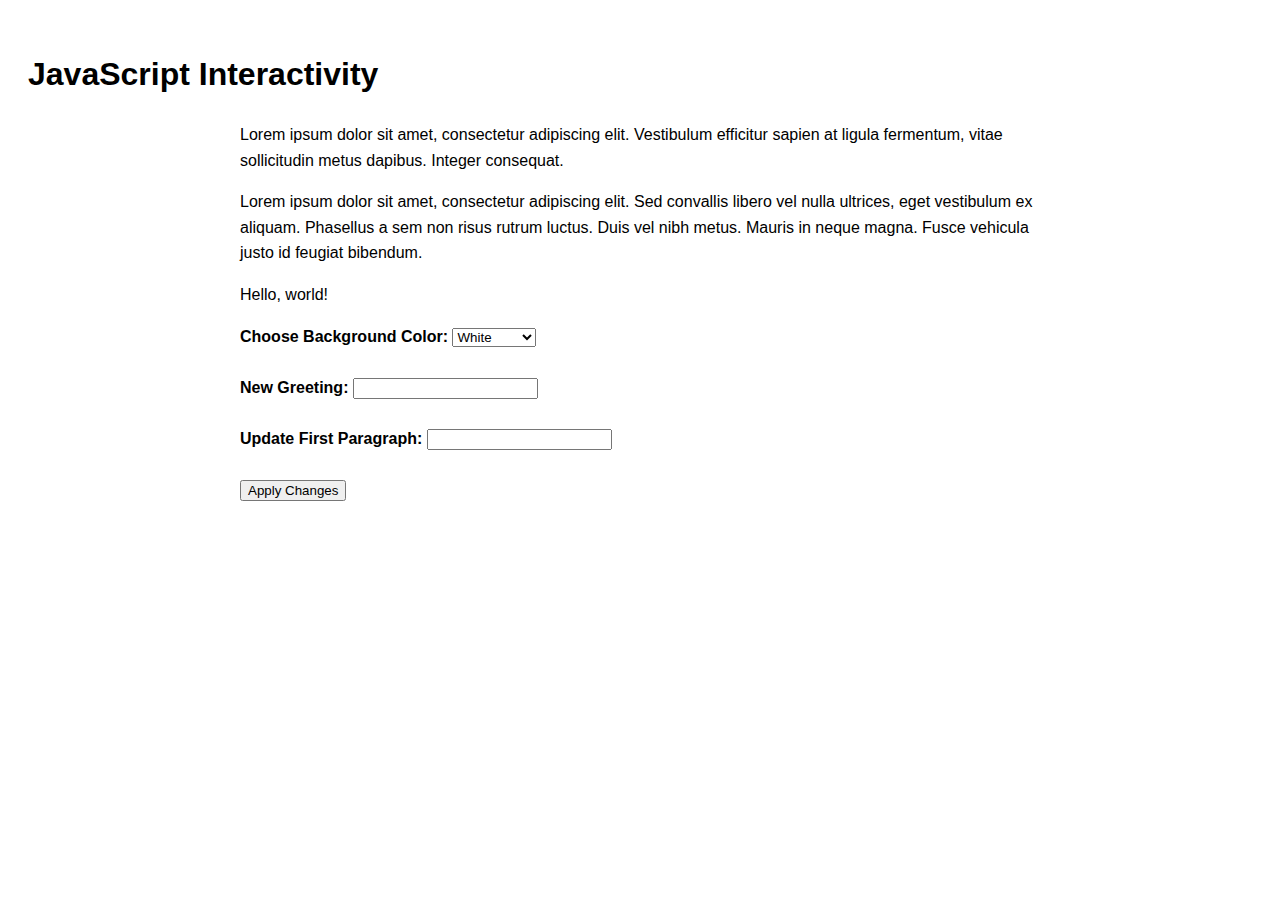
<file: lesson5_interactive/index.html>
<!-- Mark Hiles - July 2, 2025 -->
<!DOCTYPE html>
<html lang="en">
<head>
    <meta charset="UTF-8">
    <title>Interactive JS Page</title>
    <link rel="stylesheet" href="styles/styles.css">
</head>
<body>
    <h1>JavaScript Interactivity</h1>
    <main>
        <p id="para1">
            Lorem ipsum dolor sit amet, consectetur adipiscing elit. Vestibulum efficitur sapien at ligula fermentum, 
            vitae sollicitudin metus dapibus. Integer consequat.
        </p>
        <p>
            Lorem ipsum dolor sit amet, consectetur adipiscing elit. Sed convallis libero vel nulla ultrices, 
            eget vestibulum ex aliquam. Phasellus a sem non risus rutrum luctus. Duis vel nibh metus. 
            Mauris in neque magna. Fusce vehicula justo id feugiat bibendum.
        </p>
        <p id="greeting">Hello, world!</p>

        <label for="bgColorSelect">Choose Background Color:</label>
        <select id="bgColorSelect">
            <option value="white">White</option>
            <option value="lightgray">Light Gray</option>
            <option value="lightblue">Light Blue</option>
            <option value="beige">Beige</option>
        </select>

        <br><br>

        <label for="greetingInput">New Greeting:</label>
        <input type="text" id="greetingInput">

        <br><br>

        <label for="para1Input">Update First Paragraph:</label>
        <input type="text" id="para1Input">

        <br><br>

        <button onclick="applyChanges()">Apply Changes</button>
    </main>

    <script src="scripts/javascripts.js"></script>
</body>
</html>
</file>
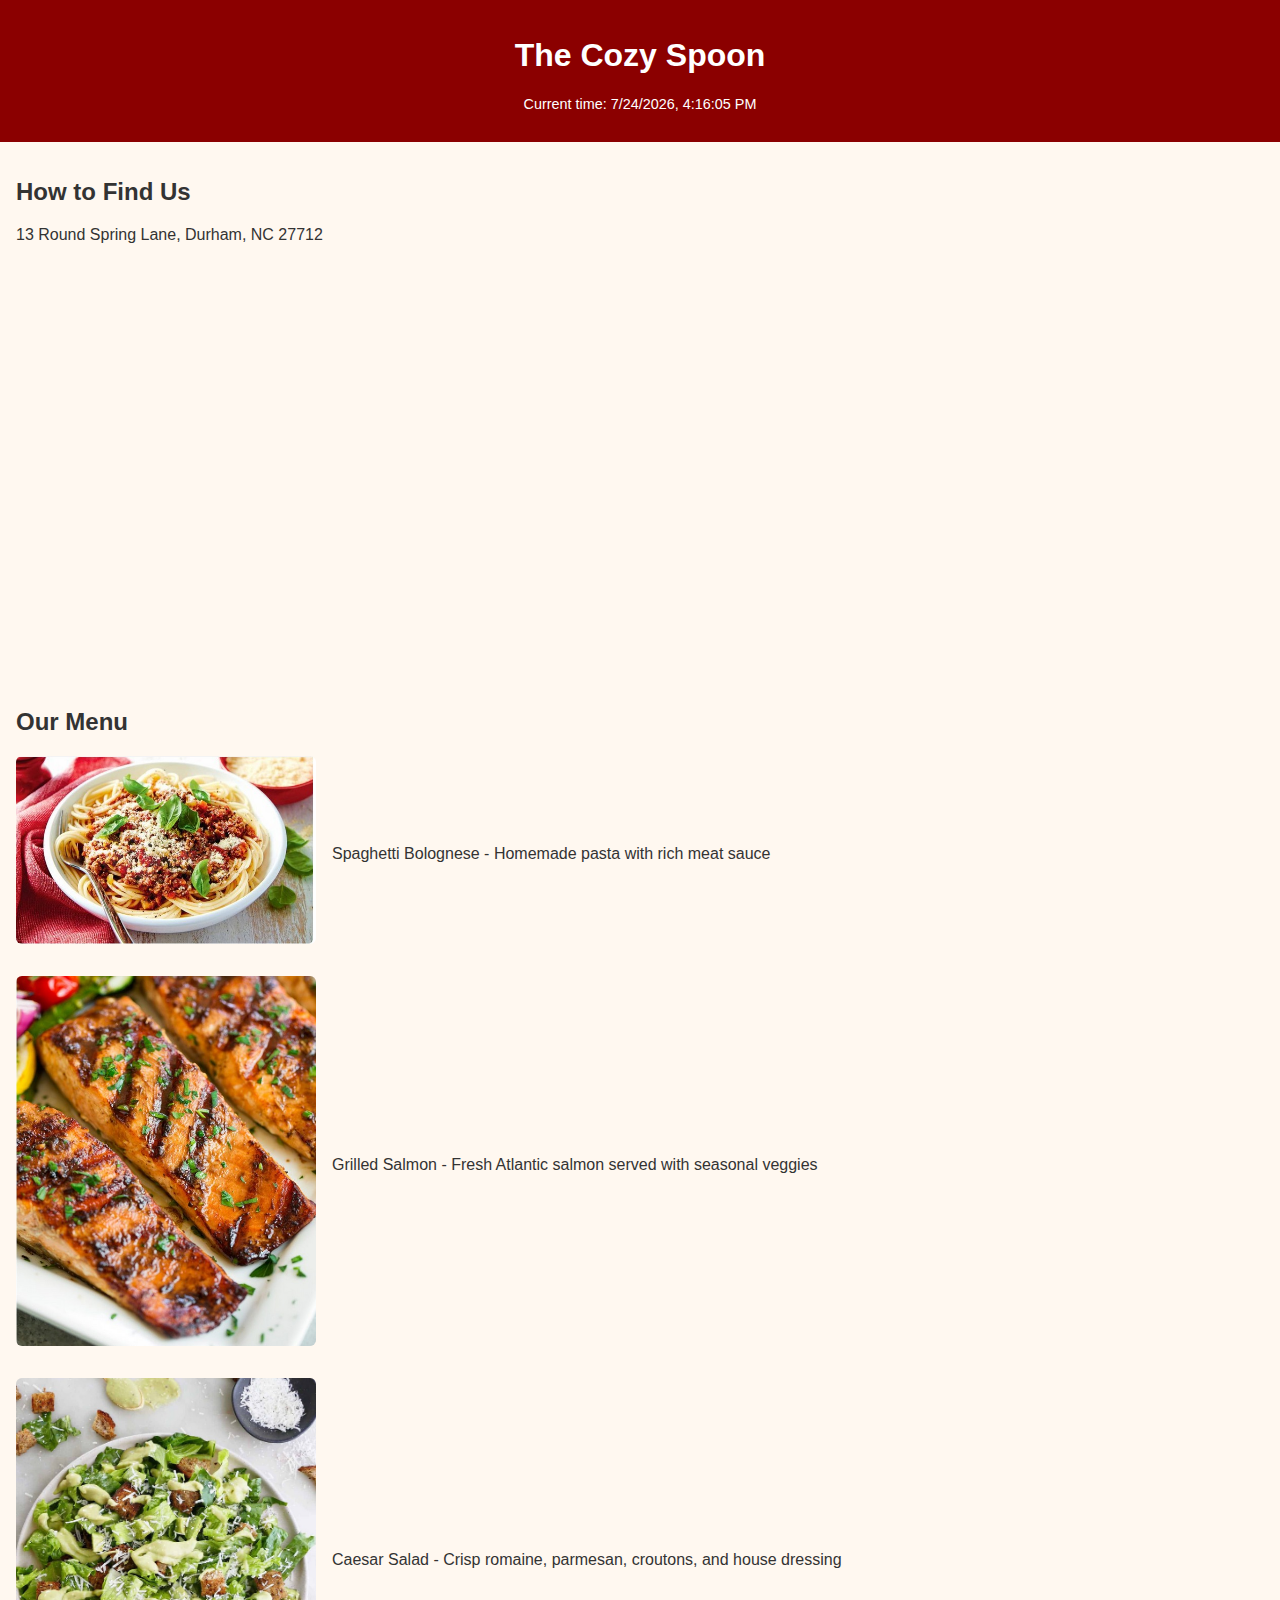
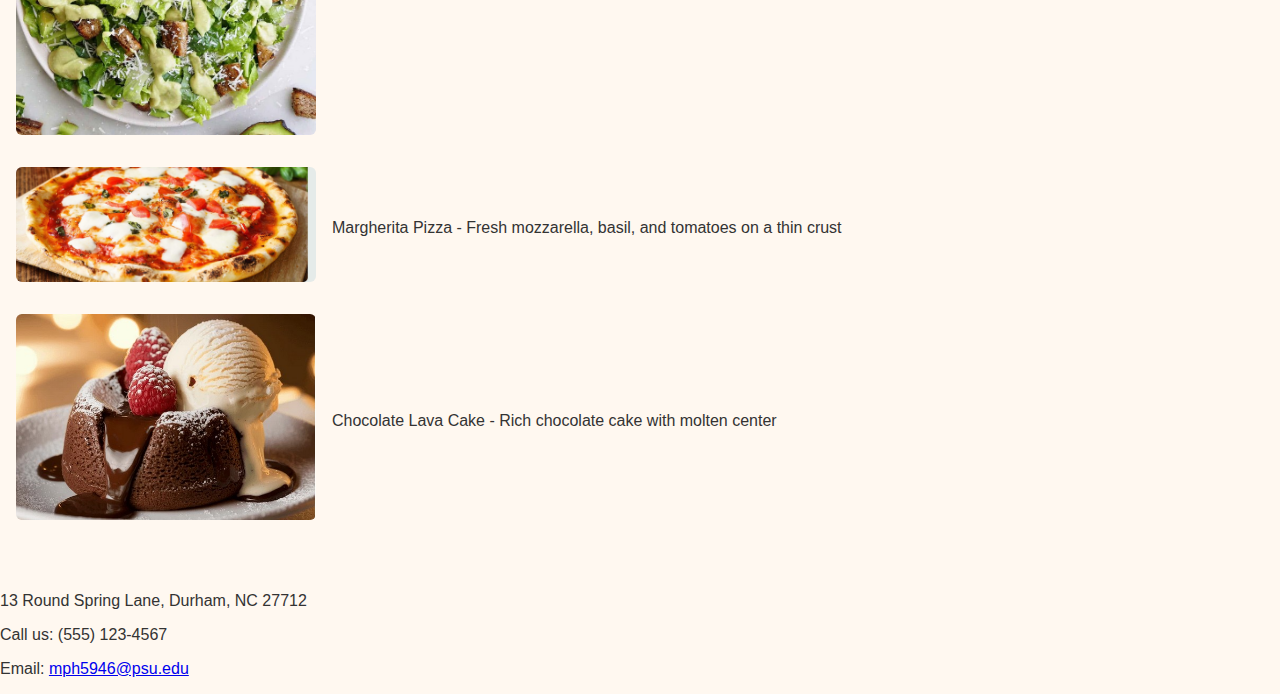
<file: lesson7_responsive/index.html>
<!-- 
  Name: Mark Hiles
  Class: IST 250
  Assignment: Lesson 7 – Individual Assignment 5 - The Responsive Restaurant
  Date/Time: Dynamically displayed below via JavaScript
-->

<!DOCTYPE html>
<html lang="en">
<head>
  <meta charset="UTF-8">
  <title>Mark Hiles | The Cozy Spoon Restaurant</title>
  <meta name="viewport" content="width=device-width, initial-scale=1.0">
  <link rel="stylesheet" href="styles/styles.css">
  <script src="scripts/scripts.js" defer></script>
</head>
<body>
  <header>
    <h1>The Cozy Spoon</h1>
    <p id="datetime"></p>
  </header>

  <main>
    <section class="directions">
      <h2>How to Find Us</h2>
      <p>13 Round Spring Lane, Durham, NC 27712</p>
    </section>

    <section class="map">
      <!-- Static image for mobile -->
      <img src="images/map_static.jpg" alt="Map to restaurant" class="static-map">

      <!-- Embedded Google Map for tablet/desktop -->
      <iframe 
        class="google-map"
        src="https://www.google.com/maps/embed?pb=!1m18!1m12!1m3!1d3246.0244648262785!2d-78.9290812!3d36.1114217!2m3!1f0!2f0!3f0!3m2!1i1024!2i768!4f13.1!3m3!1m2!1s0x89ace4c25e1ad27b%3A0x2f131b25e0631f7c!2s13%20Round%20Spring%20Ln%2C%20Durham%2C%20NC%2027712!5e0!3m2!1sen!2sus!4v1721300000000"
        allowfullscreen=""
        loading="lazy">
      </iframe>
    </section>

    <section class="menu">
      <h2>Our Menu</h2>
      <div class="menu-item">
        <img src="images/menu1.jpg" alt="Spaghetti Bolognese">
        <p>Spaghetti Bolognese - Homemade pasta with rich meat sauce</p>
      </div>
      <div class="menu-item">
        <img src="images/menu2.jpg" alt="Grilled Salmon">
        <p>Grilled Salmon - Fresh Atlantic salmon served with seasonal veggies</p>
      </div>
      <div class="menu-item">
        <img src="images/menu3.jpg" alt="Caesar Salad">
        <p>Caesar Salad - Crisp romaine, parmesan, croutons, and house dressing</p>
      </div>
      <div class="menu-item">
        <img src="images/menu4.jpg" alt="Margherita Pizza">
        <p>Margherita Pizza - Fresh mozzarella, basil, and tomatoes on a thin crust</p>
      </div>
      <div class="menu-item">
        <img src="images/menu5.jpg" alt="Chocolate Lava Cake">
        <p>Chocolate Lava Cake - Rich chocolate cake with molten center</p>
      </div>
    </section>
  </main>

  <footer>
    <p>13 Round Spring Lane, Durham, NC 27712</p>
    <p>Call us: (555) 123-4567</p>
    <p class="email">Email: <a href="mailto:mph5946@psu.edu">mph5946@psu.edu</a></p>
  </footer>
</body>
</html>
</file>
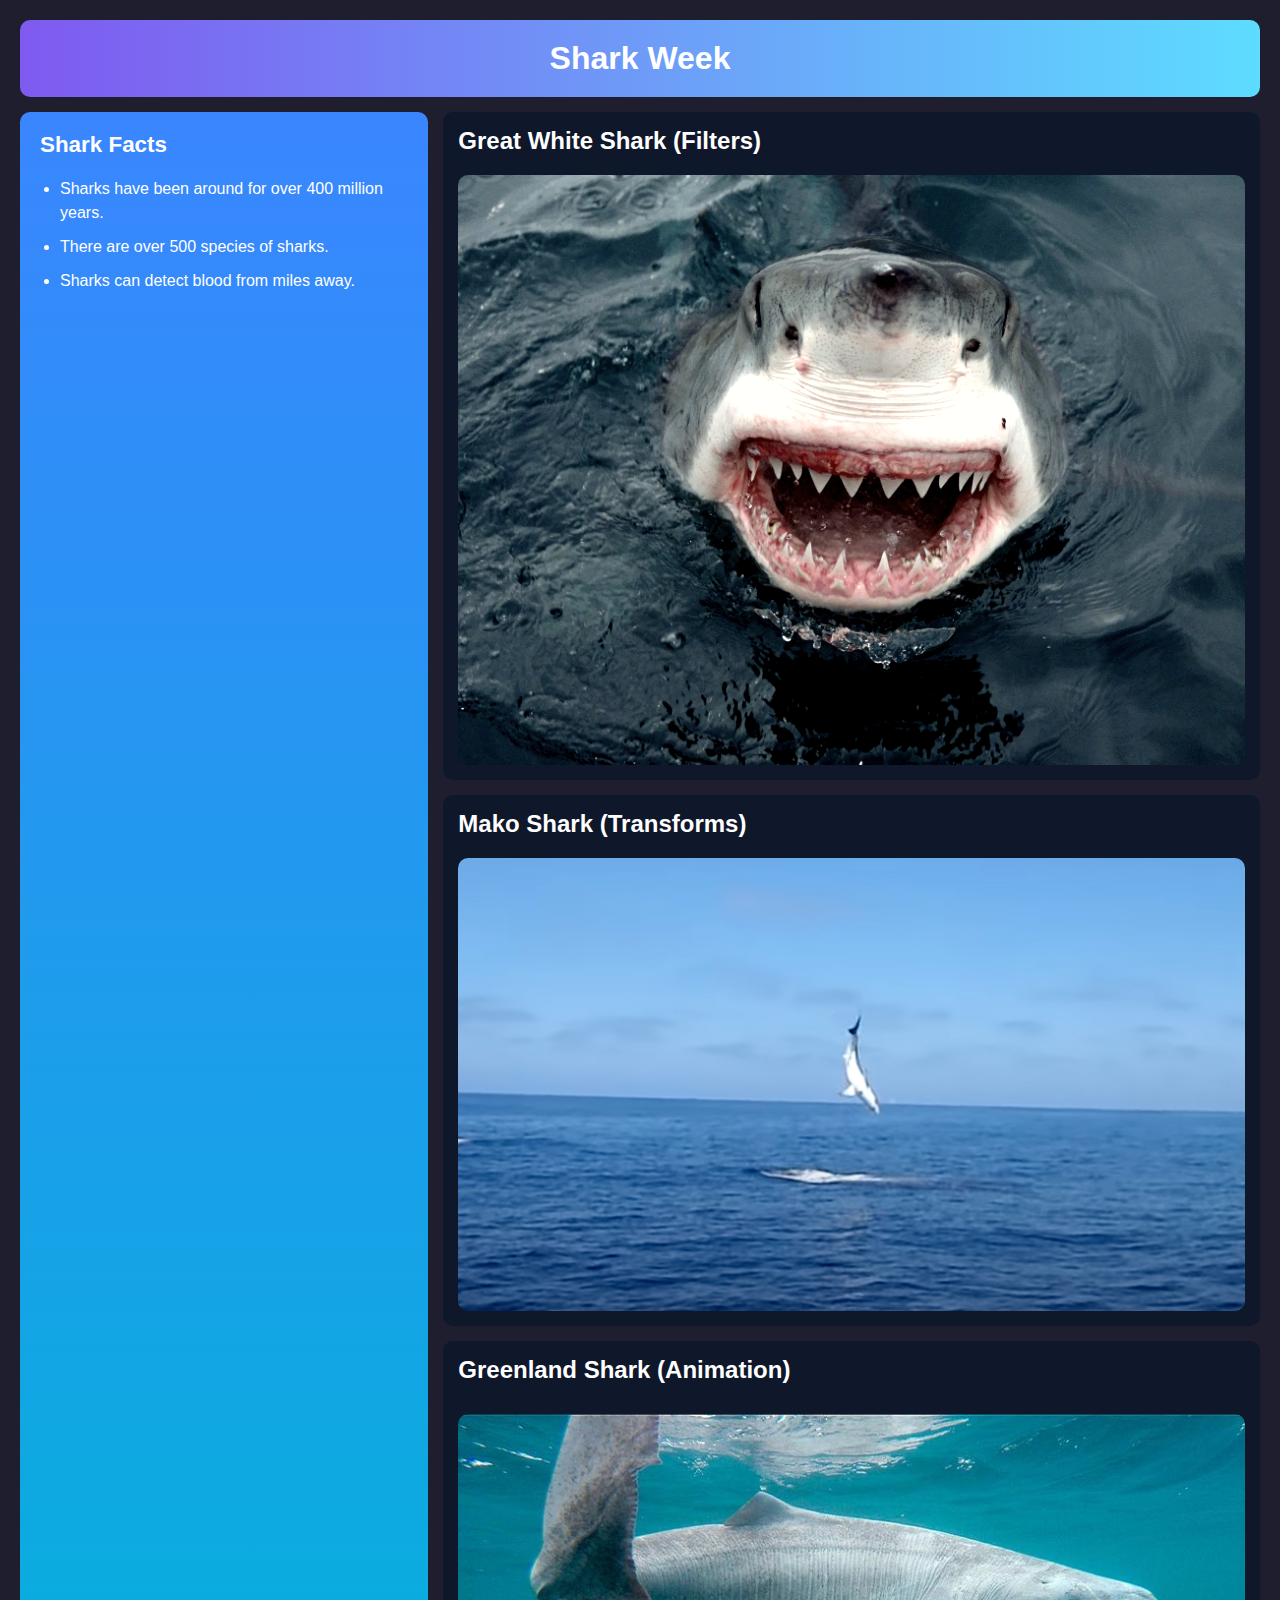
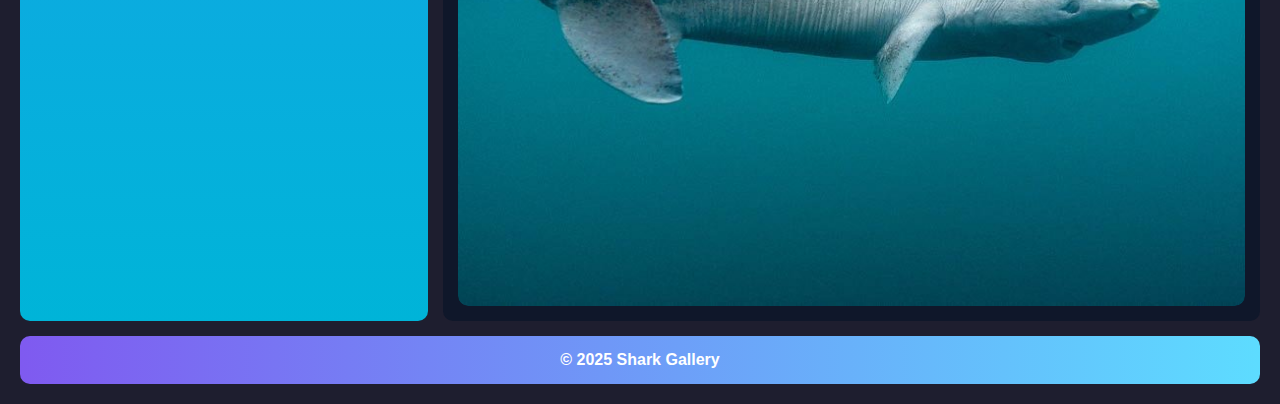
<file: lesson8_transforms_filters/index.html>
<!DOCTYPE html>
<html lang="en">
<head>
  <meta charset="UTF-8" />
  <meta name="viewport" content="width=device-width, initial-scale=1.0" />
  <title>Shark Week</title>
  <link rel="stylesheet" href="Styles/styles.css" />
</head>
<body>

  <div class="grid-layout">
    <header class="header">Shark Week</header>

    <aside class="sidebar">
      <h2>Shark Facts</h2>
      <ul>
        <li>Sharks have been around for over 400 million years.</li>
        <li>There are over 500 species of sharks.</li>
        <li>Sharks can detect blood from miles away.</li>
      </ul>
    </aside>

    <section class="content1">
      <h2>Great White Shark (Filters)</h2>
      <img src="images/great-white-shark-smile.jpg.webp" alt="Great White Shark" />
    </section>

    <section class="content2">
      <h2>Mako Shark (Transforms)</h2>
      <img src="images/makoleap.jpg" alt="Mako Shark" />
    </section>

    <section class="content3">
      <h2>Greenland Shark (Animation)</h2>
      <div class="animated-box">
        <img src="images/greenland-shark-800x500.jpg" alt="Greenland Shark" />
      </div>
    </section>

    <footer class="footer">© 2025 Shark Gallery</footer>
  </div>

</body>
</html>
</file>
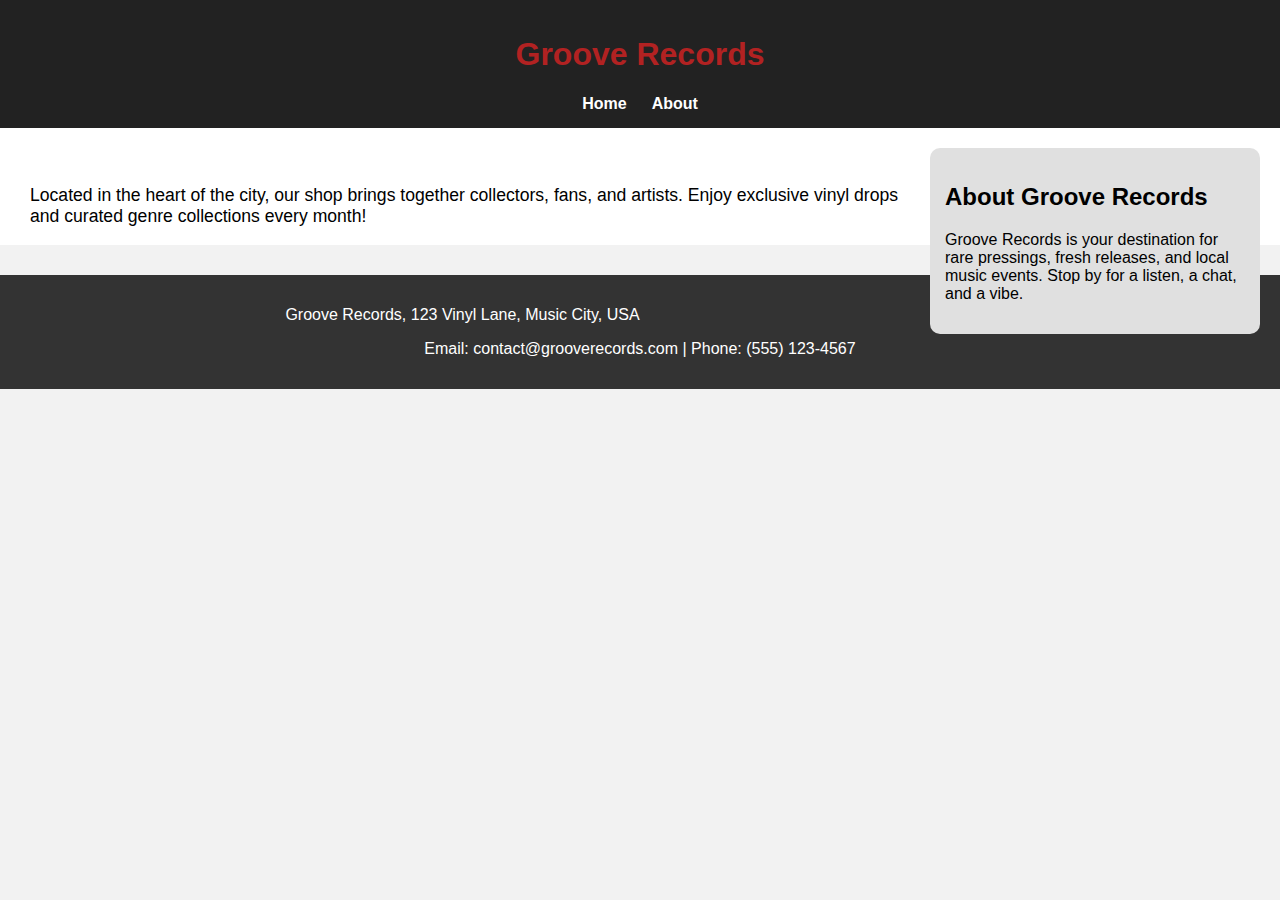
<file: lesson6_layouts/lesson6_layouts/store.html>
<!DOCTYPE html>
<html lang="en">
<head>
    <meta charset="UTF-8">
    <title>Groove Records - About</title>
    <link rel="stylesheet" href="Styles/styles.css">
</head>
<body>
    <header>
        <h1>Groove Records</h1>
        <nav>
            <ul>
                <li><a href="index.html">Home</a></li>
                <li><a href="store.html">About</a></li>
            </ul>
        </nav>
    </header>

    <main class="about-page">
        <div class="highlight-box">
            <h2>About Groove Records</h2>
            <p>Groove Records is your destination for rare pressings, fresh releases, and local music events. Stop by for a listen, a chat, and a vibe.</p>
        </div>

        <p class="relative-text">Located in the heart of the city, our shop brings together collectors, fans, and artists. Enjoy exclusive vinyl drops and curated genre collections every month!</p>
    </main>

    <footer>
        <p>Groove Records, 123 Vinyl Lane, Music City, USA</p>
        <p>Email: contact@grooverecords.com | Phone: (555) 123-4567</p>
    </footer>
</body>
</html>
</file>
<file: lesson5_interactive/styles/styles.css>
/* Mark Hiles - July 2, 2025 */
body {
    font-family: Arial, sans-serif;
    line-height: 1.6;
    padding: 20px;
    background-color: white;
    color: #000;
}

main {
    max-width: 800px;
    margin: auto;
}

label {
    font-weight: bold;
}
</file>
<file: lesson7_responsive/styles/styles.css>
body {
  font-family: Arial, sans-serif;
  margin: 0;
  padding: 0;
  background-color: #fff8f0;
  color: #333;
}

header {
  background-color: #8B0000;
  color: white;
  text-align: center;
  padding: 1rem;
}

#datetime {
  font-size: 0.9rem;
  margin-top: 0.5rem;
}

main {
  padding: 1rem;
}

section {
  margin-bottom: 2rem;
}

.menu-item {
  display: flex;
  flex-direction: column;
  margin-bottom: 1.5rem;
}

.menu-item img {
  max-width: 100%;
  height: auto;
  border-radius: 6px;
  margin-bottom: 0.5rem;
}

.static-map {
  display: block;
  width: 100%;
  height: auto;
}

.google-map {
  display: none;
  width: 100%;
  height: 300px;
  border: 0;
}

/* Hide footer and menu in mobile */
footer,
.menu,
.google-map {
  display: none;
}

/* Tablet view (≥600px) */
@media (min-width: 600px) {
  .menu-item {
    flex-direction: row;
    align-items: center;
    gap: 1rem;
  }

  .menu-item img {
    max-width: 200px;
  }

  .menu,
  footer,
  .google-map {
    display: block;
  }

  .static-map {
    display: none;
  }

  footer .email {
    display: none;
  }
}

/* Desktop view (≥992px) */
@media (min-width: 992px) {
  .menu-item img {
    max-width: 300px;
  }

  .google-map {
    height: 400px;
  }

  footer .email {
    display: block;
  }
}
</file>
<file: lesson8_transforms_filters/Styles/styles.css>
/* Base styles */
body {
  margin: 0;
  font-family: Arial, sans-serif;
  background-color: #1e1e2f;
  color: white;
}

.grid-layout {
  display: grid;
  grid-template-areas:
    "header header"
    "sidebar content1"
    "sidebar content2"
    "sidebar content3"
    "footer footer";
  grid-template-columns: 1fr 2fr;
  gap: 15px;
  padding: 20px;
}

/* Grid Areas */
.header {
  grid-area: header;
  background: linear-gradient(to right, #7f5af0, #5ddcff);
  padding: 20px;
  text-align: center;
  font-size: 2rem;
  font-weight: bold;
  border-radius: 10px;
}

.sidebar {
  grid-area: sidebar;
  background: linear-gradient(to bottom, #3a86ff, #00b4d8);
  padding: 20px;
  border-radius: 10px;
}

.sidebar h2 {
  margin-top: 0;
  font-size: 1.4rem;
  color: #ffffff;
}

.sidebar ul {
  padding-left: 20px;
}

.sidebar li {
  margin-bottom: 10px;
  line-height: 1.5;
}

/* Content Sections */
.content1,
.content2,
.content3 {
  background: #0f172a;
  padding: 15px;
  border-radius: 10px;
}

.content1 h2,
.content2 h2,
.content3 h2 {
  margin-top: 0;
}

/* Image Styling */
section img {
  width: 100%;
  border-radius: 10px;
  display: block;
  margin-top: 10px;
}

/* === Filters === */
.content1 img {
  filter: contrast(125%) sepia(20%);
}

/* === Transforms === */
.content2 img {
  transition: transform 0.3s ease;
}

.content2 img:hover {
  transform: rotate(-5deg) scale(1.1);
}

/* === Animation === */
.animated-box {
  animation: pulseBox 2.5s infinite ease-in-out;
  border-radius: 10px;
  overflow: hidden;
}

@keyframes pulseBox {
  0% { transform: scale(1); background-color: #1e90ff; }
  50% { transform: scale(1.05); background-color: #00bfff; }
  100% { transform: scale(1); background-color: #1e90ff; }
}

.footer {
  grid-area: footer;
  background: linear-gradient(to right, #7f5af0, #5ddcff);
  padding: 15px;
  text-align: center;
  border-radius: 10px;
  font-weight: bold;
}
</file>
<file: lesson6_layouts/lesson6_layouts/Styles/styles.css>
body {
    font-family: garamond, sans-serif;
    margin: 0;
    padding: 0;
    background-color: #f2f2f2;
}

header {
    background-color: #222;
    color: firebrick;
    padding: 15px;
    text-align: center;
}

nav ul {
    list-style: none;
    display: flex;
    justify-content: center;
    gap: 25px;
    padding: 0;
    margin: 10px 0 0;
}

nav a {
    color: white;
    text-decoration: none;
    font-weight: bold;
}

.featured-albums {
    display: flex;
    flex-wrap: wrap;
    justify-content: center;
    align-items: center;
    padding: 20px;
    background-color: #fff;
}

.featured-albums img {
    width: 160px;
    height: 160px;
    margin: 10px;
    transition: transform 0.3s ease;
    border-radius: 8px;
}

.featured-albums img:hover {
    transform: scale(1.2) translateY(10px);
}

.inventory {
    padding: 20px;
    background-color: #fafafa;
}

.inventory h2 {
    text-align: center;
}

table {
    width: 100%;
    border-collapse: collapse;
    margin-top: 15px;
}

th, td {
    border: 1px solid #ccc;
    padding: 10px;
    text-align: left;
}

.about-page {
    padding: 20px;
    background-color: #fff;
}

.highlight-box {
    float: right;
    width: 300px;
    padding: 15px;
    background-color: #e0e0e0;
    margin-left: 20px;
    border-radius: 10px;
}

.relative-text {
    position: relative;
    top: 20px;
    left: 10px;
    font-size: 1.1em;
}

footer {
    background-color: #333;
    color: white;
    text-align: center;
    padding: 15px;
    margin-top: 30px;
}
</file>
